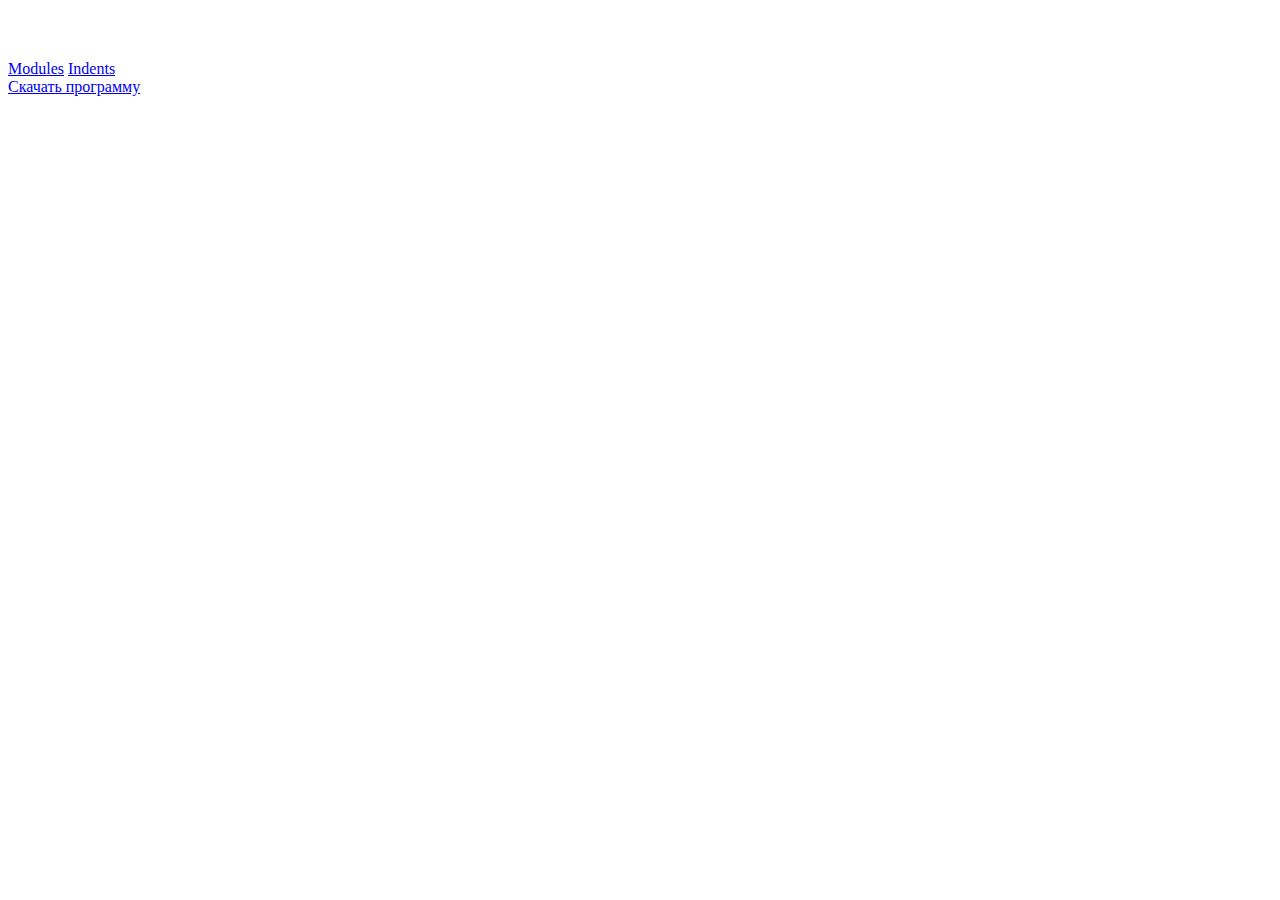
<file: 1/index.html>
<!DOCTYPE html>
<html lang="en">

<head>
  <meta charset="UTF-8">
  <title>Document</title>
</head>

<body>
  <a href="https://skillbox.ru/" target="_blank">
    <img src="./img/logo-light.png">
  </a>

  <div>
    <a href="#">Modules</a>
    <a href="./article.html">Indents</a>
  </div>

  <a href="./2_19_skillbox.docx">Скачать программу</a>
</body>

</html>
</file>
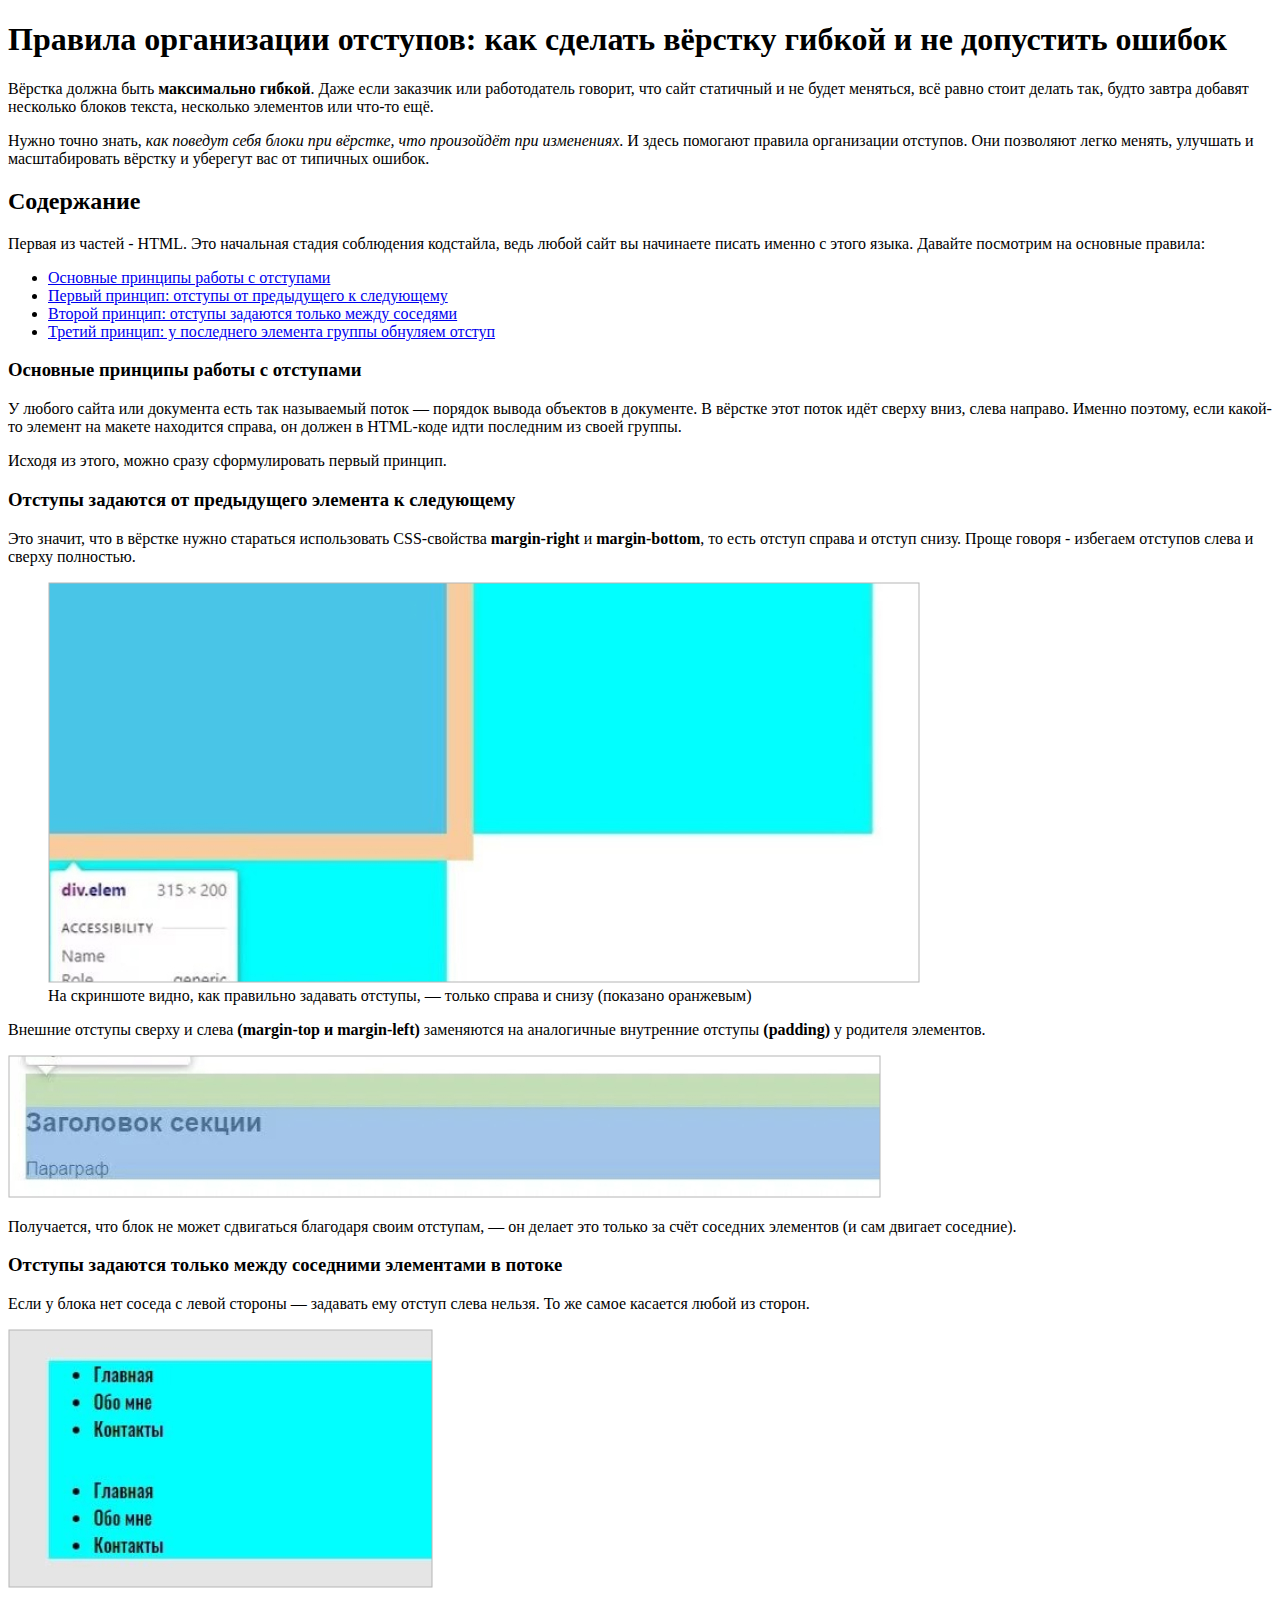
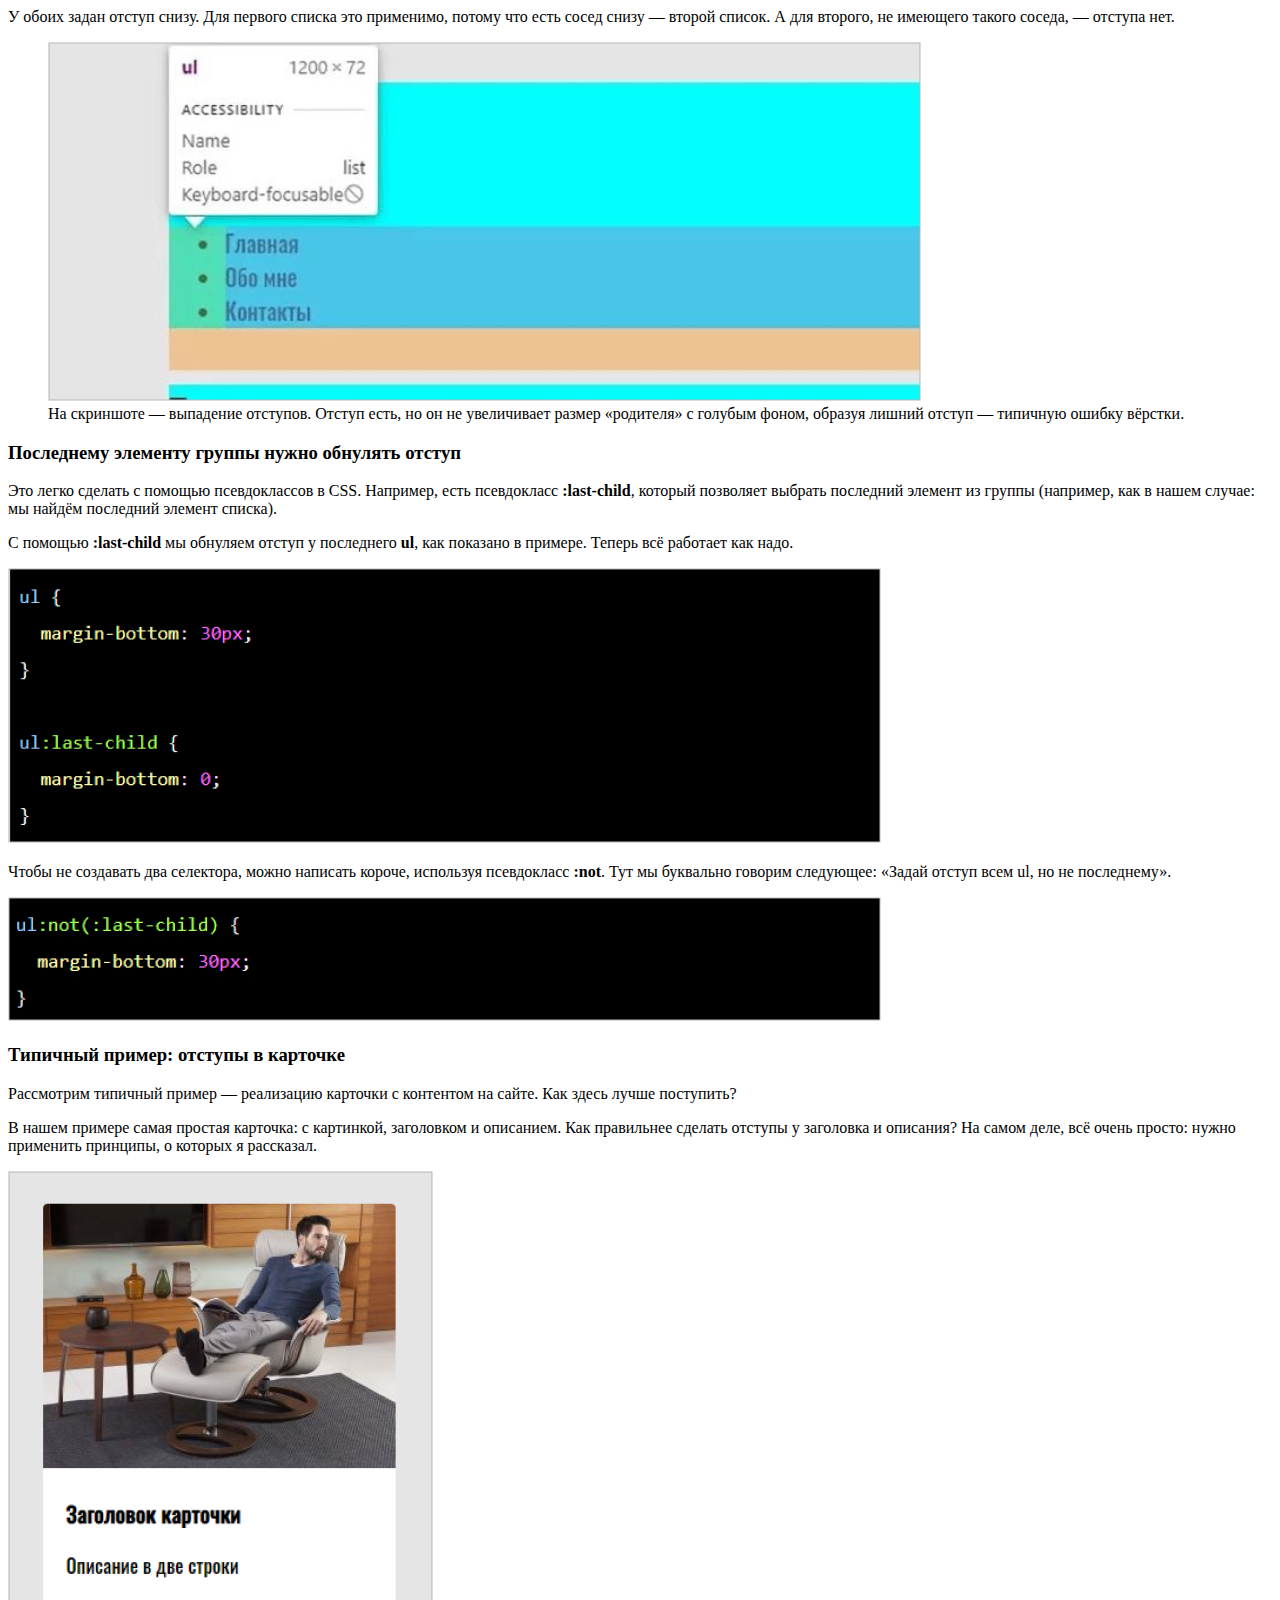
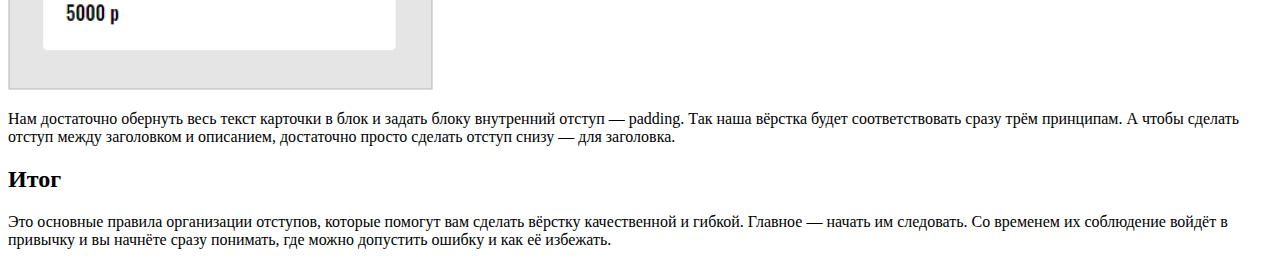
<file: 1/article.html>
<!DOCTYPE html>
<html lang="ru">

<head>
  <meta charset="utf-8">
  <meta http-equiv="X-UA-Compatible" content="IE=Edge">
  <title>Правила организации отступов</title>
</head>

<body>
  <h1>
    <b>Правила организации отступов:</b> как сделать вёрстку гибкой и не допустить ошибок
  </h1>

  <p>
    Вёрстка должна быть <b>максимально гибкой</b>.
    Даже если заказчик или работодатель говорит,
    что сайт статичный и не будет меняться, всё равно стоит делать так,
    будто завтра добавят несколько блоков текста, несколько элементов или что-то ещё.
  </p>

  <p>
    Нужно точно знать, <i>как поведут себя блоки при вёрстке, что произойдёт при изменениях</i>.
    И здесь помогают правила организации отступов.
    Они позволяют легко менять, улучшать и масштабировать вёрстку и уберегут вас от типичных ошибок.
  </p>

  <h2>
    Содержание
  </h2>

  <p>
    Первая из частей - HTML.
    Это начальная стадия соблюдения кодстайла, ведь любой сайт вы начинаете писать именно с этого языка.
    Давайте посмотрим на основные правила:
  </p>
  <ul>
    <li>
      <a href="#p0">Основные принципы работы с отступами </a>
    </li>
    <li>
      <a href="#p1">Первый принцип: отступы от предыдущего к следующему </a>
    </li>
    <li>
      <a href="#p2">Второй принцип: отступы задаются только между соседями</a>
    </li>
    <li>
      <a href="#p3">Третий принцип: у последнего элемента группы обнуляем отступ </a>
    </li>
  </ul>

  <div id="p0">
    <h3>Основные принципы работы с отступами</h3>
    <p>
      У любого сайта или документа есть так называемый поток — порядок вывода объектов в документе. В вёрстке этот поток
      идёт сверху вниз, слева направо. Именно поэтому, если какой-то элемент на макете находится справа, он должен в
      HTML-коде идти последним из своей группы.
    </p>
    <p>
      Исходя из этого, можно сразу сформулировать первый принцип.
    </p>
  </div>

  <div id="p1">
    <h3>
      Отступы задаются от предыдущего элемента к следующему
    </h3>
    <p>
      Это значит, что в вёрстке нужно стараться использовать CSS-свойства <b>margin-right</b> и <b>margin-bottom</b>, то
      есть отступ
      справа и отступ снизу. Проще говоря - избегаем отступов слева и сверху полностью.
    </p>
    <figure>
      <img src="./img/1.jpg" alt="Скриншот 1">
      <figcaption>
        На скриншоте видно, как правильно задавать отступы, — только справа и снизу (показано оранжевым)
      </figcaption>
    </figure>

    <p>
      Внешние отступы сверху и слева <b>(margin-top и margin-left)</b> заменяются на аналогичные внутренние отступы
      <b>(padding)</b> у родителя элементов.
    </p>

    <img src="./img/2.jpg" alt="Скриншот 2">

    <p>
      Получается, что блок не может сдвигаться благодаря своим отступам, — он делает это только за счёт соседних
      элементов
      (и сам двигает соседние).
    </p>
  </div>

  <div id="p2">
    <h3>
      Отступы задаются только между соседними элементами в потоке
    </h3>

    <p>
      Если у блока нет соседа с левой стороны — задавать ему отступ слева нельзя. То же самое касается любой из сторон.
    </p>

    <img src="./img/3.jpg" alt="Скриншот 3">

    <p>
      У обоих задан отступ снизу. Для первого списка это применимо, потому что есть сосед снизу — второй список. А для
      второго, не имеющего такого соседа, — отступа нет.
    </p>

    <figure>
      <img src="./img/4.jpg" alt="Скриншот 4">

      <figcaption>
        На скриншоте — выпадение отступов. Отступ есть, но он не увеличивает размер «родителя» с голубым фоном, образуя
        лишний отступ — типичную ошибку вёрстки.
      </figcaption>
    </figure>
  </div>

  <div id="p3">
    <h3>
      Последнему элементу группы нужно обнулять отступ
    </h3>

    <p>
      Это легко сделать с помощью псевдоклассов в CSS. Например, есть псевдокласс <b>:last-child</b>, который позволяет
      выбрать
      последний элемент из группы (например, как в нашем случае: мы найдём последний элемент списка).
    </p>

    <p>
      С помощью <b>:last-child</b> мы обнуляем отступ у последнего <b>ul</b>, как показано в примере. Теперь всё
      работает
      как надо.
    </p>

    <img src="./img/5.jpg" alt="Скриншот 5">

    <p>
      Чтобы не создавать два селектора, можно написать короче, используя псевдокласс <b>:not</b>. Тут мы буквально
      говорим
      следующее: «Задай отступ всем ul, но не последнему».
    </p>

    <img src="./img/6.jpg" alt="Скриншот 6">
  </div>

  <h3>
    Типичный пример: отступы в карточке
  </h3>

  <p>
    Рассмотрим типичный пример — реализацию карточки с контентом на сайте. Как здесь лучше поступить?
  </p>

  <p>
    В нашем примере самая простая карточка: с картинкой, заголовком и описанием. Как правильнее сделать отступы у
    заголовка и описания? На самом деле, всё очень просто: нужно применить принципы, о которых я рассказал.
  </p>

  <img src="./img/7.jpg" alt="Пример паддинга">

  <p>
    Нам достаточно обернуть весь текст карточки в блок и задать блоку внутренний отступ — padding. Так наша вёрстка
    будет соответствовать сразу трём принципам. А чтобы сделать отступ между заголовком и описанием, достаточно просто
    сделать отступ снизу — для заголовка.
  </p>

  <h2>
    Итог
  </h2>

  <p>
    Это основные правила организации отступов, которые помогут вам сделать вёрстку качественной и гибкой. Главное —
    начать им следовать. Со временем их соблюдение войдёт в привычку и вы начнёте сразу понимать, где можно допустить
    ошибку и как её избежать.
  </p>
</body>

</html>
</file>
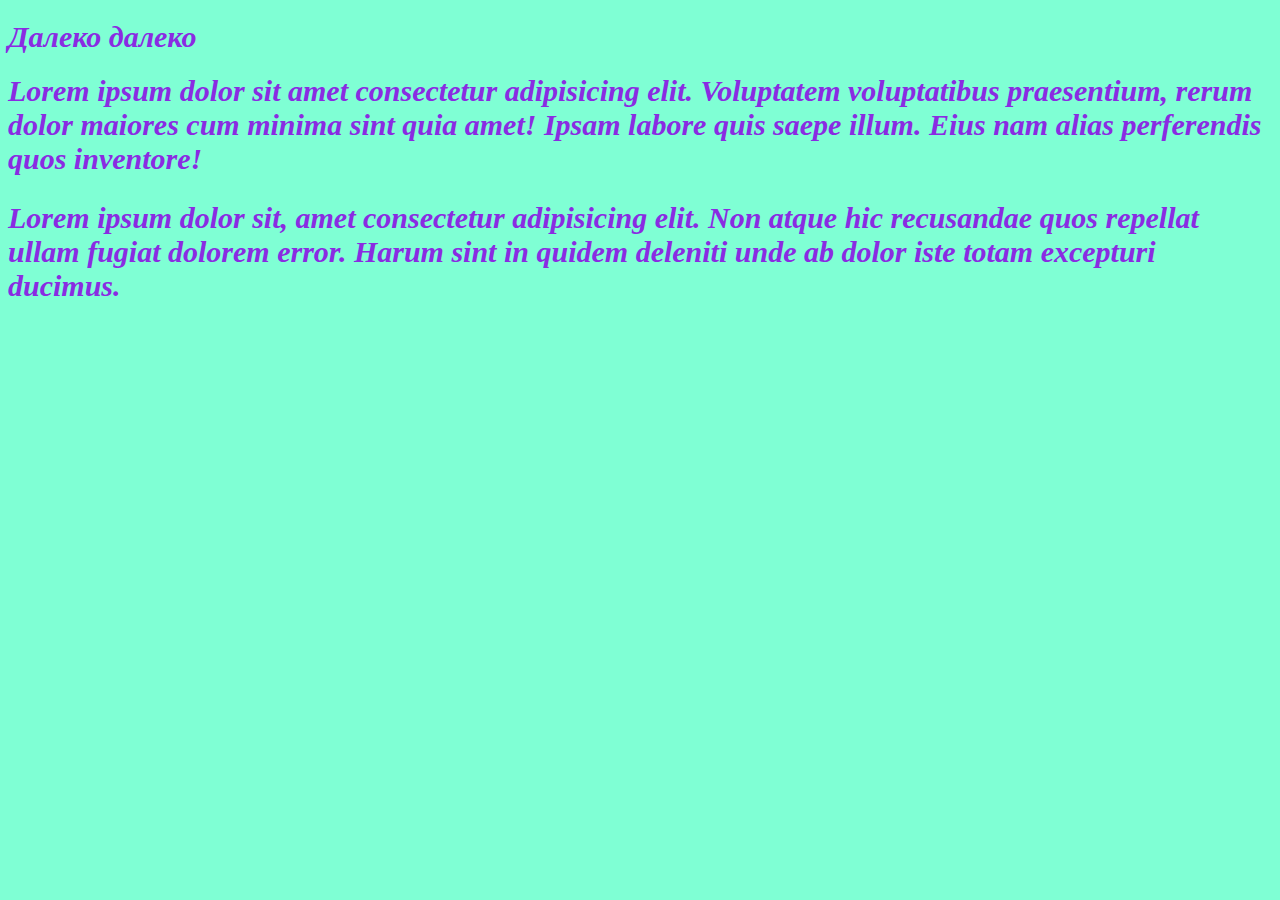
<file: 1/main.html>
<!DOCTYPE html>
<html lang="en">

<head>
  <meta charset="UTF-8">
  <meta name="viewport" content="width=device-width, initial-scale=1.0">
  <title>Document</title>
  <link rel="stylesheet" href="./css/style.css">

</head>

<body>
  <h1 id="heading" class="heading">Далеко далеко</h1>
  <h1 class="heading"> Lorem ipsum dolor sit amet consectetur adipisicing elit. Voluptatem voluptatibus praesentium,
    rerum dolor maiores
    cum minima sint quia amet! Ipsam labore quis saepe illum. Eius nam alias perferendis quos inventore!</h1>
  <h2 class="heading">Lorem ipsum dolor sit, amet consectetur adipisicing elit. Non atque hic recusandae quos repellat
    ullam fugiat
    dolorem error. Harum sint in quidem deleniti unde ab dolor iste totam excepturi ducimus.</h2>

</body>

</html>
</file>
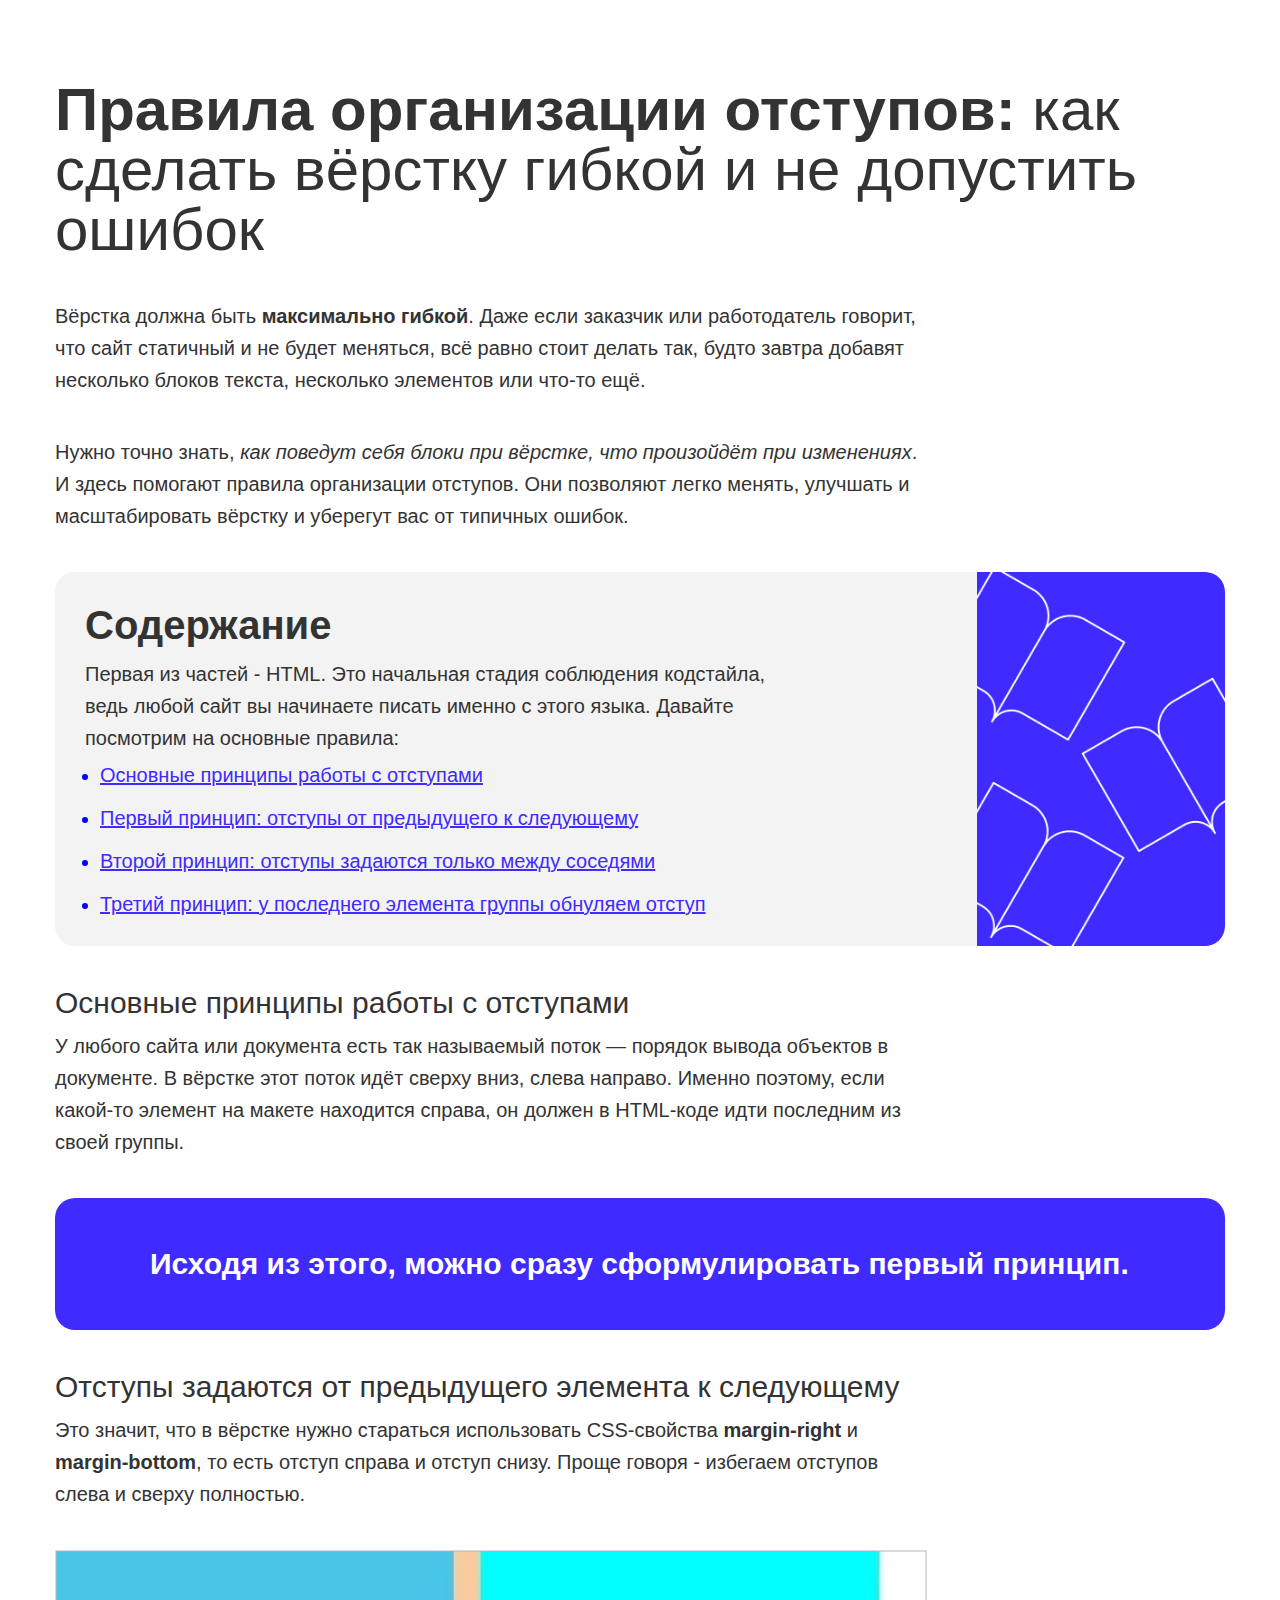
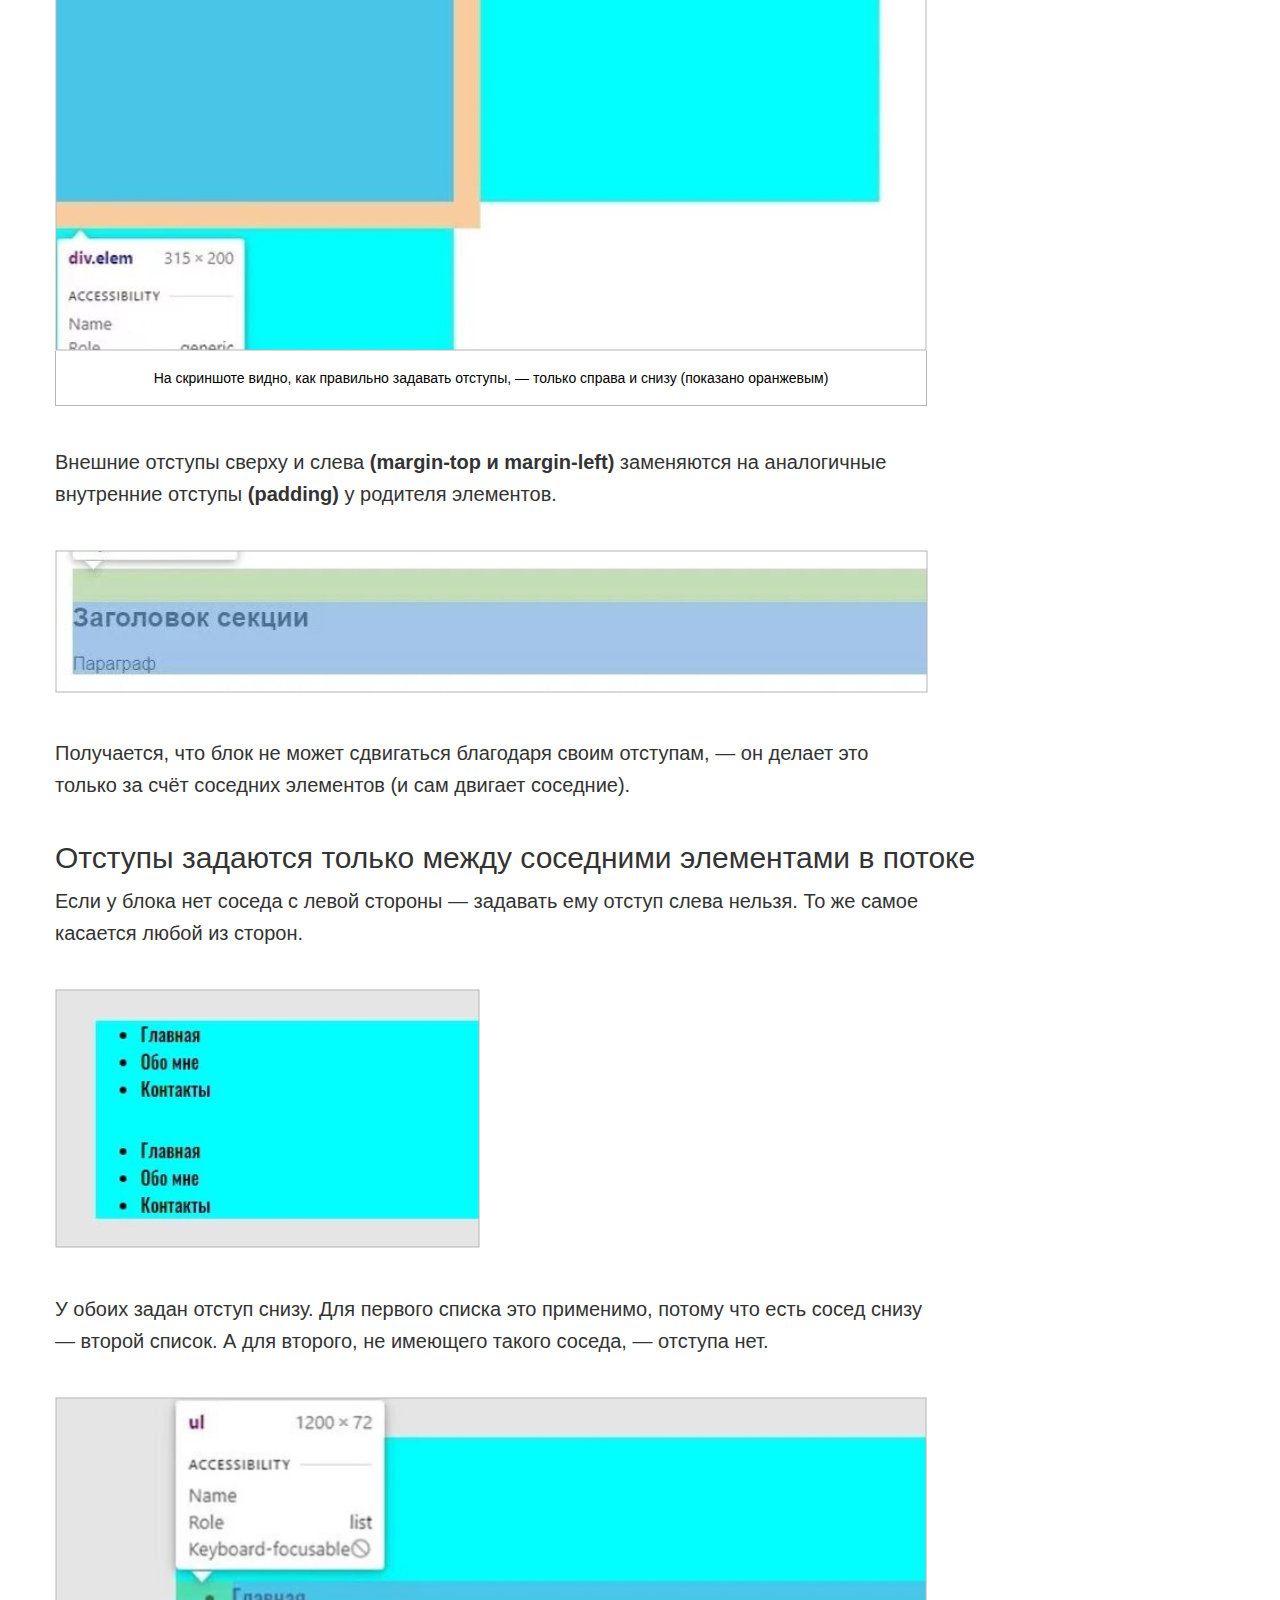
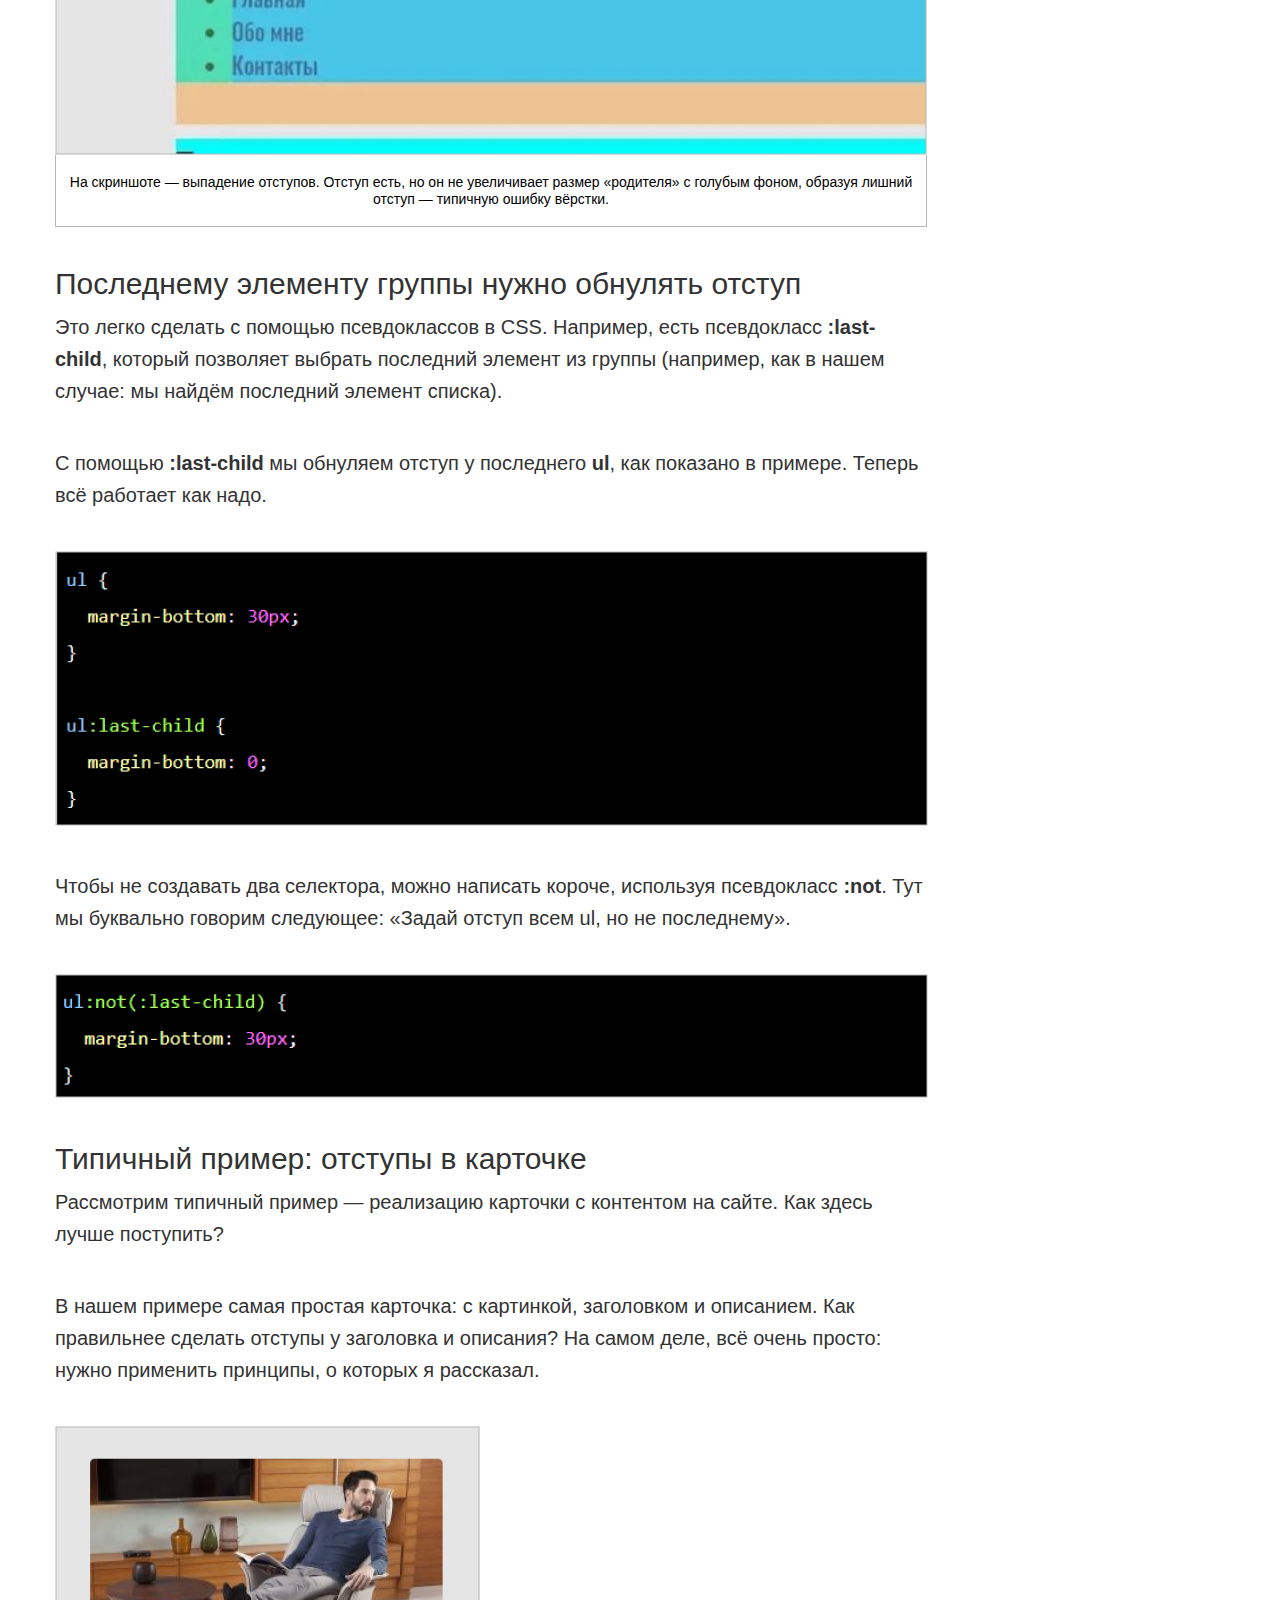
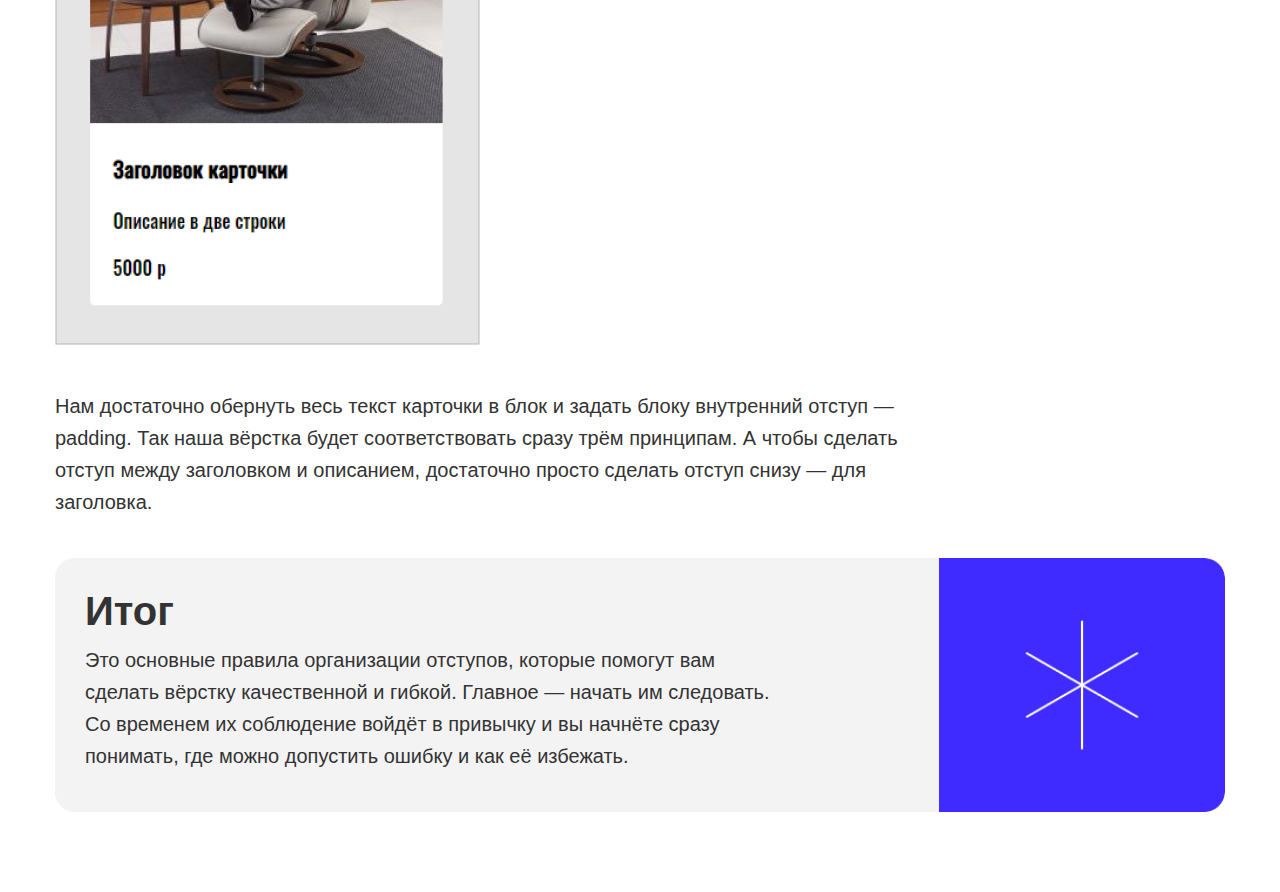
<file: 10/article.html>
<!DOCTYPE html>
<html lang="ru">

<head>
  <meta charset="utf-8">
  <meta http-equiv="X-UA-Compatible" content="IE=Edge">
  <title>Правила организации отступов</title>
  <link rel="stylesheet" href="./css/normalize.css">
  <link rel="stylesheet" href="./css/style.css">
</head>


<body>
  <div class="container">
    <h1 class="main-header">
      <b>Правила организации отступов:</b> как сделать вёрстку гибкой и не допустить ошибок
    </h1>

    <p class="paragraph">
      Вёрстка должна быть <b>максимально гибкой</b>.
      Даже если заказчик или работодатель говорит,
      что сайт статичный и не будет меняться, всё равно стоит делать так,
      будто завтра добавят несколько блоков текста, несколько элементов или что-то ещё.
    </p>

    <p class="paragraph">
      Нужно точно знать, <i>как поведут себя блоки при вёрстке, что произойдёт при изменениях</i>.
      И здесь помогают правила организации отступов.
      Они позволяют легко менять, улучшать и масштабировать вёрстку и уберегут вас от типичных ошибок.
    </p>
    <div class="gray-block pattern-book">
      <h2 class="header header_2">
        Содержание
      </h2>

      <p class="paragraph">
        Первая из частей - HTML.
        Это начальная стадия соблюдения кодстайла, ведь любой сайт вы начинаете писать именно с этого языка.
        Давайте посмотрим на основные правила:
      </p>
      <ul class="list">
        <li class="list-element">
          <a class="content-link" href="#p0">Основные принципы работы с отступами </a>
        </li>
        <li class="list-element">
          <a class="content-link" href="#p1">Первый принцип: отступы от предыдущего к следующему </a>
        </li>
        <li class="list-element">
          <a class="content-link" href="#p2">Второй принцип: отступы задаются только между соседями</a>
        </li>
        <li class="list-element">
          <a class="content-link" href="#p3">Третий принцип: у последнего элемента группы обнуляем отступ </a>
        </li>
      </ul>
    </div>

    <div id="p0">
      <h3 class="header header_3">Основные принципы работы с отступами</h3>
      <p class="paragraph">
        У любого сайта или документа есть так называемый поток — порядок вывода объектов в документе. В вёрстке этот
        поток
        идёт сверху вниз, слева направо. Именно поэтому, если какой-то элемент на макете находится справа, он должен в
        HTML-коде идти последним из своей группы.
      </p>
      <p class="paragraph banner">
        Исходя из этого, можно сразу сформулировать первый принцип.
      </p>
    </div>

    <div id="p1">
      <h3 class="header header_3">
        Отступы задаются от предыдущего элемента к следующему
      </h3>
      <p class="paragraph">
        Это значит, что в вёрстке нужно стараться использовать CSS-свойства <b>margin-right</b> и <b>margin-bottom</b>,
        то
        есть отступ
        справа и отступ снизу. Проще говоря - избегаем отступов слева и сверху полностью.
      </p>
      <figure class="figure">
        <img src="./img/1.jpg" alt="Скриншот 1">
        <figcaption class="caption">
          На скриншоте видно, как правильно задавать отступы, — только справа и снизу (показано оранжевым)
        </figcaption>
      </figure>

      <p class="paragraph">
        Внешние отступы сверху и слева <b>(margin-top и margin-left)</b> заменяются на аналогичные внутренние отступы
        <b>(padding)</b> у родителя элементов.
      </p>

      <img class="image" src="./img/2.jpg" alt="Скриншот 2">

      <p class="paragraph">
        Получается, что блок не может сдвигаться благодаря своим отступам, — он делает это только за счёт соседних
        элементов
        (и сам двигает соседние).
      </p>
    </div>

    <div id="p2">
      <h3 class="header header_3">
        Отступы задаются только между соседними элементами в потоке
      </h3>

      <p class="paragraph">
        Если у блока нет соседа с левой стороны — задавать ему отступ слева нельзя. То же самое касается любой из
        сторон.
      </p>

      <img class="image" src="./img/3.jpg" alt="Скриншот 3">

      <p class="paragraph">
        У обоих задан отступ снизу. Для первого списка это применимо, потому что есть сосед снизу — второй список. А для
        второго, не имеющего такого соседа, — отступа нет.
      </p>

      <figure  class="figure" >
        <img src="./img/4.jpg" alt="Скриншот 4">

        <figcaption class="caption">
          На скриншоте — выпадение отступов. Отступ есть, но он не увеличивает размер «родителя» с голубым фоном,
          образуя
          лишний отступ — типичную ошибку вёрстки.
        </figcaption>
      </figure>
    </div>

    <div id="p3">
      <h3 class="header header_3">
        Последнему элементу группы нужно обнулять отступ
      </h3>

      <p class="paragraph">
        Это легко сделать с помощью псевдоклассов в CSS. Например, есть псевдокласс <b>:last-child</b>, который
        позволяет
        выбрать
        последний элемент из группы (например, как в нашем случае: мы найдём последний элемент списка).
      </p>

      <p class="paragraph">
        С помощью <b>:last-child</b> мы обнуляем отступ у последнего <b>ul</b>, как показано в примере. Теперь всё
        работает
        как надо.
      </p>

      <img class="image" src="./img/5.jpg" alt="Скриншот 5">

      <p class="paragraph">
        Чтобы не создавать два селектора, можно написать короче, используя псевдокласс <b>:not</b>. Тут мы буквально
        говорим
        следующее: «Задай отступ всем ul, но не последнему».
      </p>

      <img class="image" src="./img/6.jpg" alt="Скриншот 6">
    </div>

    <h3 class="header header_3">
      Типичный пример: отступы в карточке
    </h3>

    <p class="paragraph">
      Рассмотрим типичный пример — реализацию карточки с контентом на сайте. Как здесь лучше поступить?
    </p>

    <p class="paragraph">
      В нашем примере самая простая карточка: с картинкой, заголовком и описанием. Как правильнее сделать отступы у
      заголовка и описания? На самом деле, всё очень просто: нужно применить принципы, о которых я рассказал.
    </p>

    <img class="image" src="./img/7.jpg" alt="Пример паддинга">

    <p class="paragraph">
      Нам достаточно обернуть весь текст карточки в блок и задать блоку внутренний отступ — padding. Так наша вёрстка
      будет соответствовать сразу трём принципам. А чтобы сделать отступ между заголовком и описанием, достаточно просто
      сделать отступ снизу — для заголовка.
    </p>

    <div class="gray-block pattern-star">
      <h2 class="header header_2">
        Итог
      </h2>

      <p class="paragraph">
        Это основные правила организации отступов, которые помогут вам сделать вёрстку качественной и гибкой. Главное —
        начать им следовать. Со временем их соблюдение войдёт в привычку и вы начнёте сразу понимать, где можно
        допустить
        ошибку и как её избежать.
      </p>
    </div>
  </div>
</body>

</html>
</file>
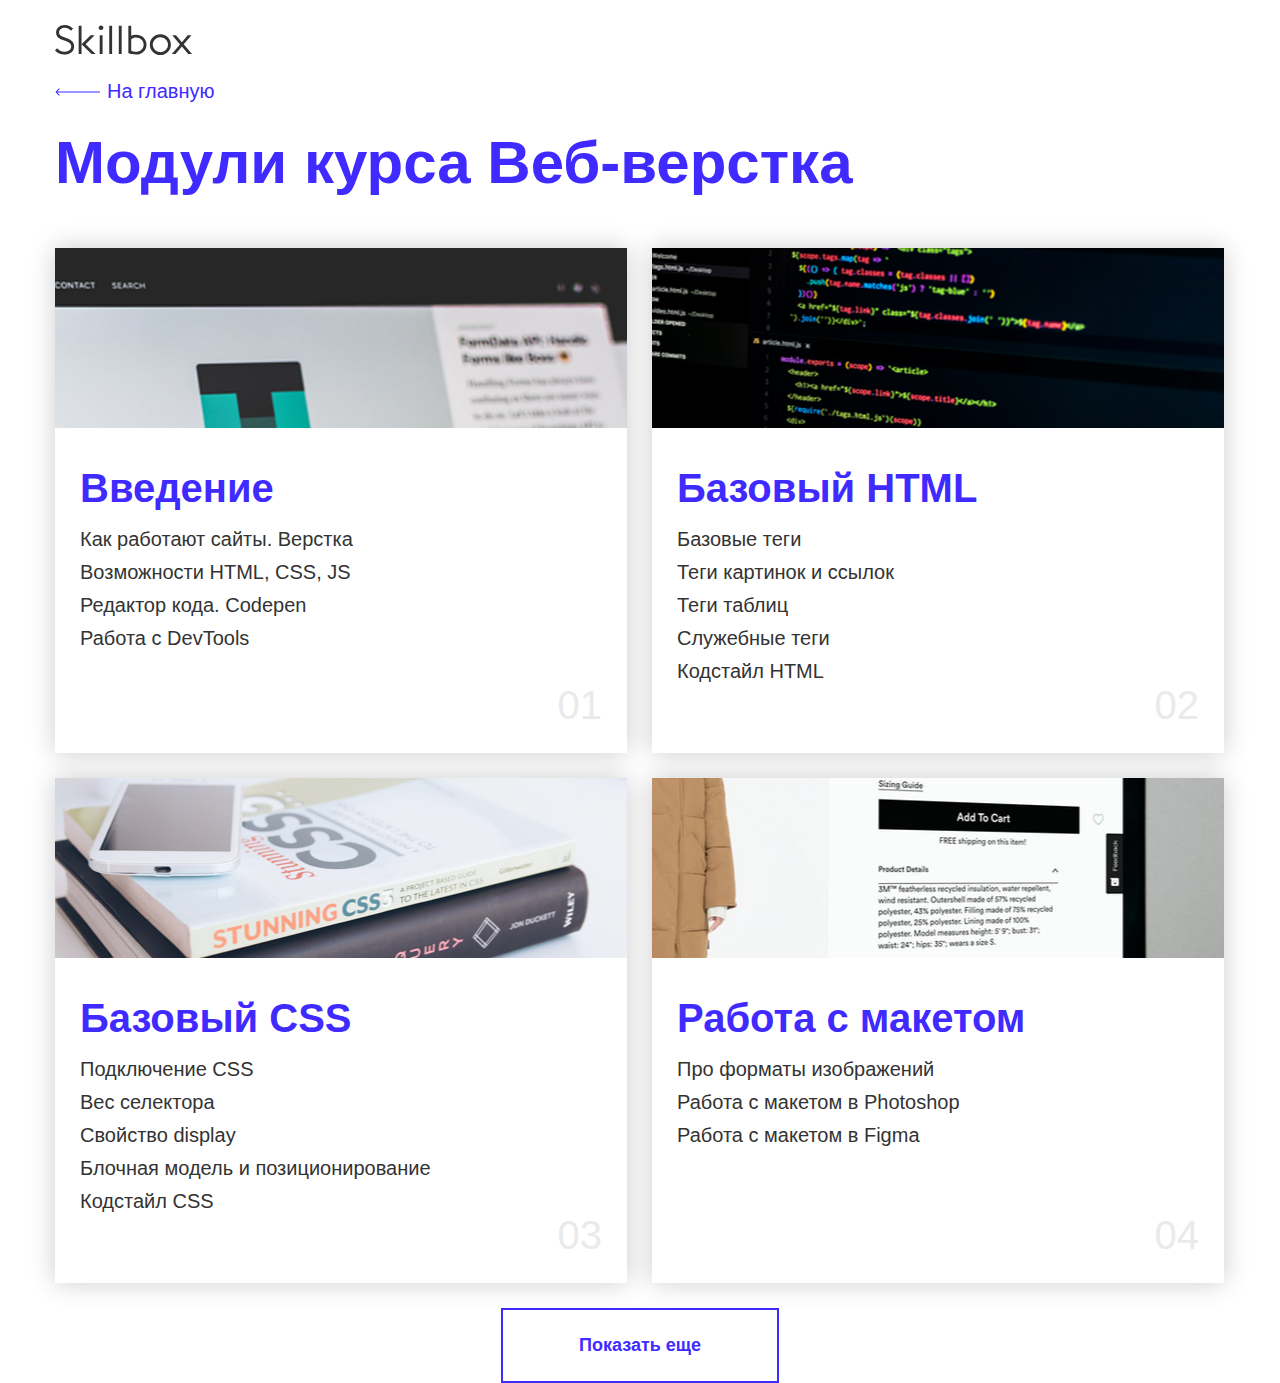
<file: 10/modules.html>
<!DOCTYPE html>
<html lang="ru">

<head>
  <meta charset="UTF-8">
  <title>Modules</title>
  <link rel="stylesheet" href="./css/normalize.css">
  <link rel="stylesheet" href="./css/style.css">
</head>

<body>
  <div class="site-container">
    <div class="site-header">
      <img class="page-logo" src="./img/logo-dark.svg" alt="logo-dark">
      <a class="go-main" href="./index.html">
        <div class="go-main-text">
          На главную
        </div>
      </a>
    </div>
    <h1 class="modules-header modules-header-1">
      Модули курса Веб-верстка
    </h1>

    <div class="module-card background-intro">
      <div class="module-card-number">01</div>
      <div class="module-card-content">
        <h2 class="modules-header modules-header-2">Введение</h2>
        <ul class="module-card-content-ul">
          <li>
            Как работают сайты. Верстка
          </li>
          <li>
            Возможности HTML, CSS, JS
          </li>
          <li>
            Редактор кода. Codepen
          </li>
          <li>
            Работа с DevTools
          </li>
        </ul>
      </div>
    </div>

    <div class="module-card background-html">
      <div class="module-card-number">02</div>
      <div class="module-card-content">
        <h2 class="modules-header modules-header-2">Базовый HTML</h2>
        <ul class="module-card-content-ul">
          <li>
            Базовые теги
          </li>
          <li>
            Теги картинок и ссылок
          </li>
          <li>
            Теги таблиц
          </li>
          <li>
            Служебные теги
          </li>
          <li>
            Кодстайл HTML
          </li>
        </ul>
      </div>
    </div>

    <div class="module-card background-css">
      <div class="module-card-number">03</div>
      <div class="module-card-content">
        <h2 class="modules-header modules-header-2">Базовый CSS</h2>
        <ul class="module-card-content-ul">
          <li>
            Подключение CSS
          </li>
          <li>
            Вес селектора
          </li>
          <li>
            Свойство display
          </li>
          <li>
            Блочная модель и позиционирование
          </li>
          <li>
            Кодстайл CSS
          </li>
        </ul>
      </div>
    </div>

    <div class="module-card background-layout">
      <div class="module-card-number">04</div>
      <div class="module-card-content">
        <h2 class="modules-header modules-header-2">Работа с макетом</h2>
        <ul class="module-card-content-ul">
          <li>
            Про форматы изображений
          </li>
          <li>
            Работа с макетом в Photoshop
          </li>
          <li>
            Работа с макетом в Figma
          </li>
        </ul>
      </div>
    </div>
    <div class="show-more-button">Показать еще</div>
  </div>
</body>

</html>
</file>
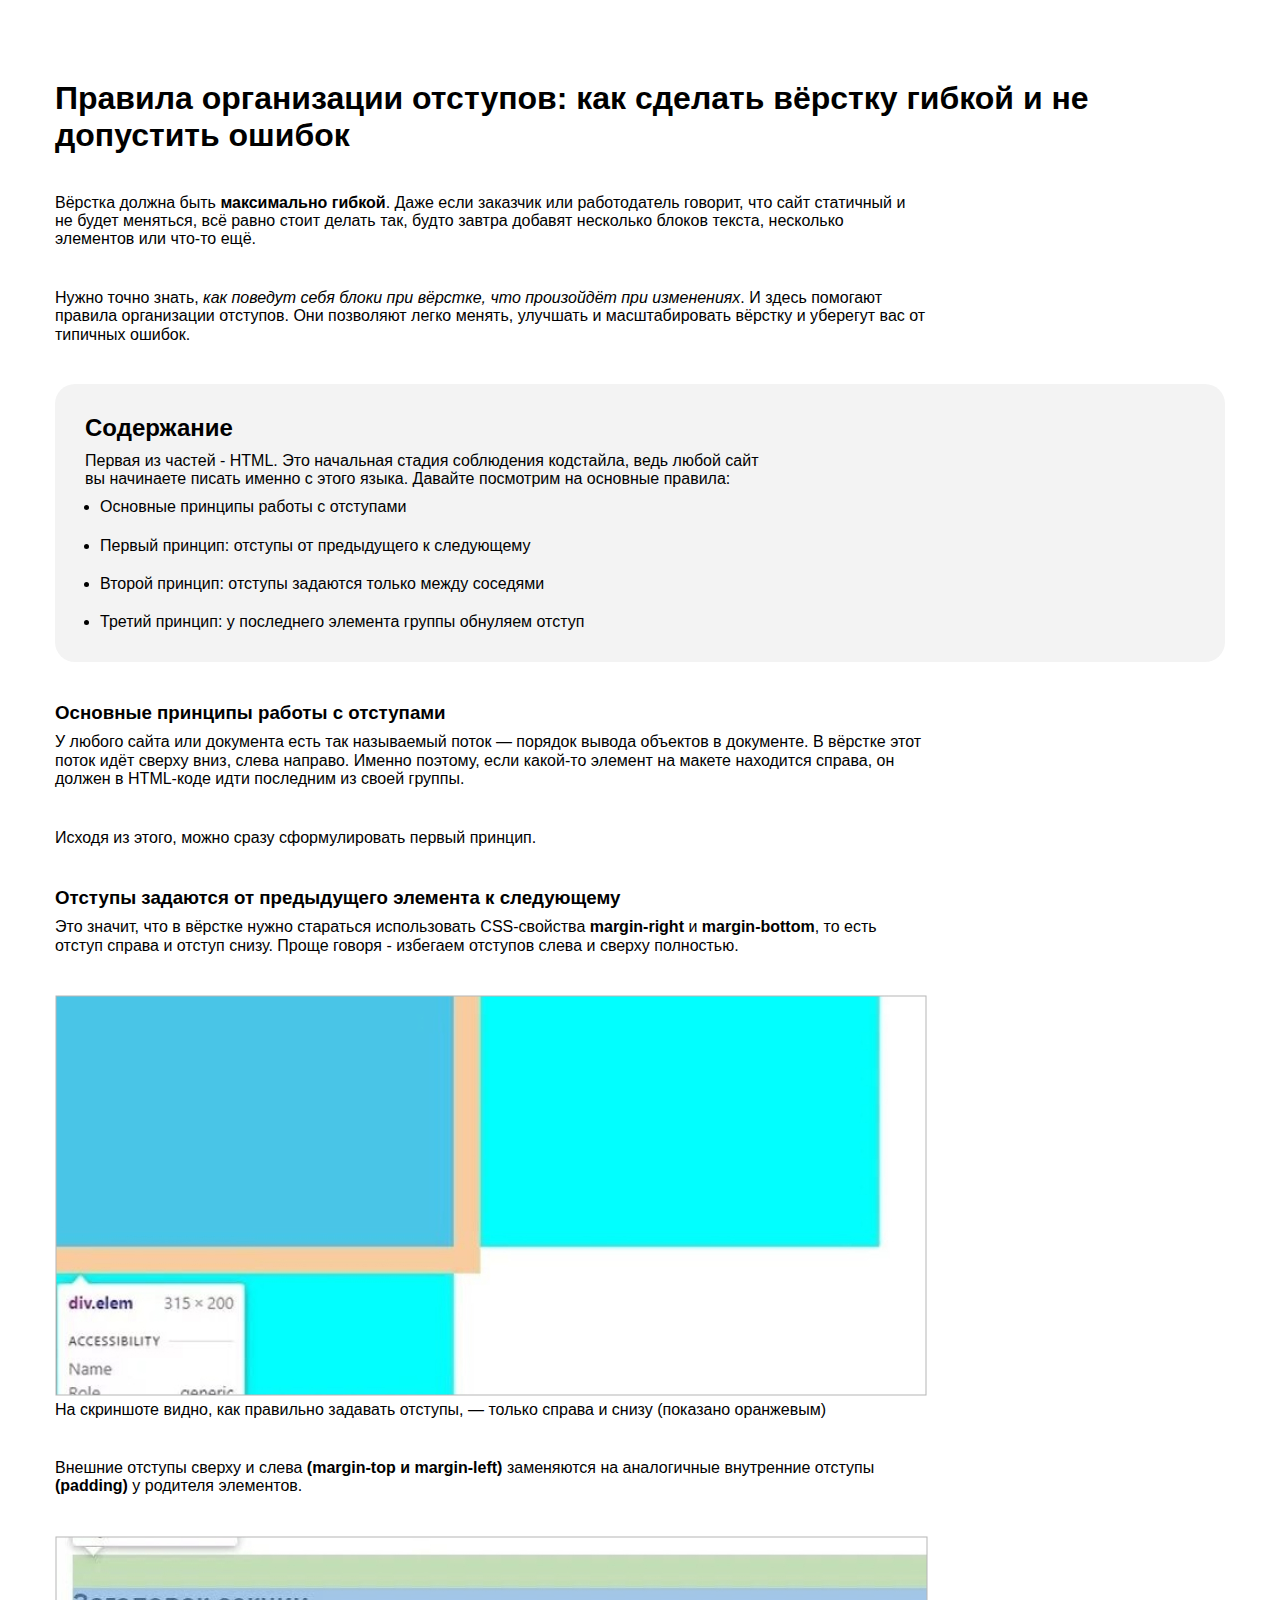
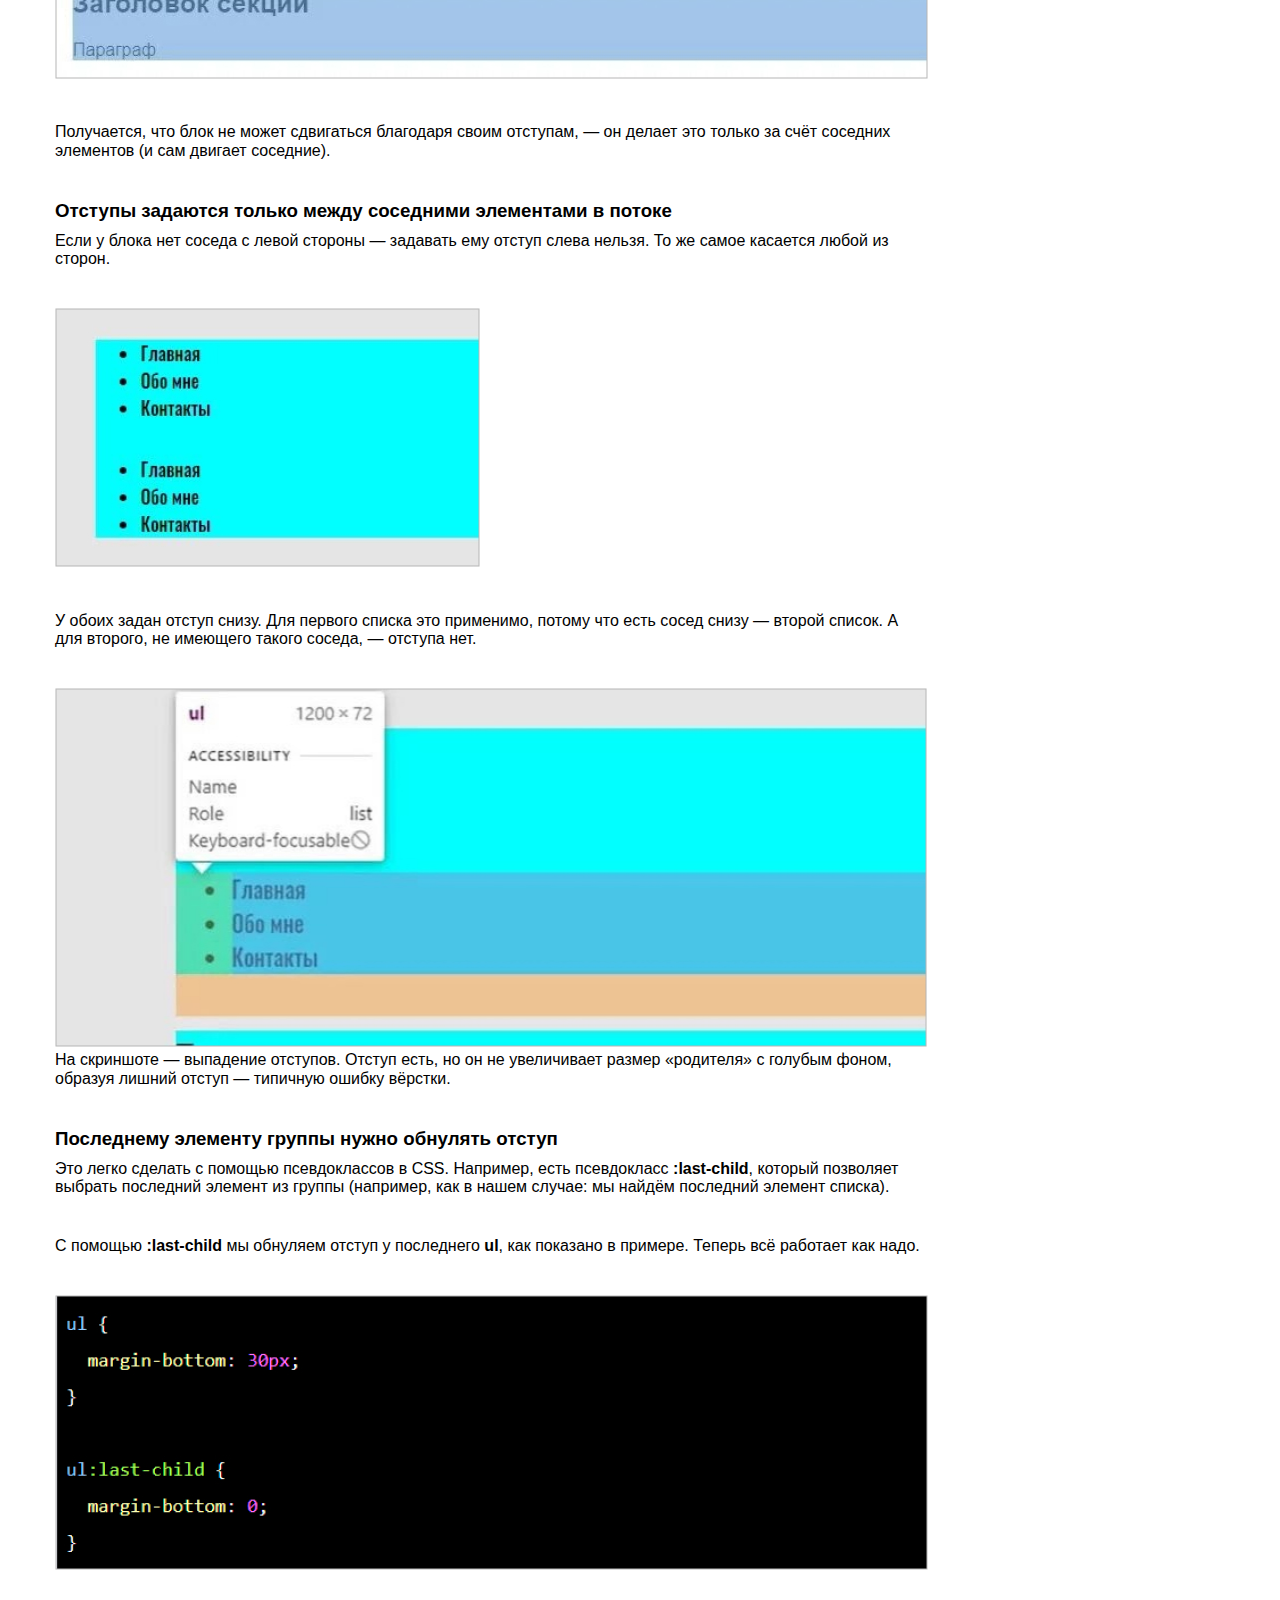
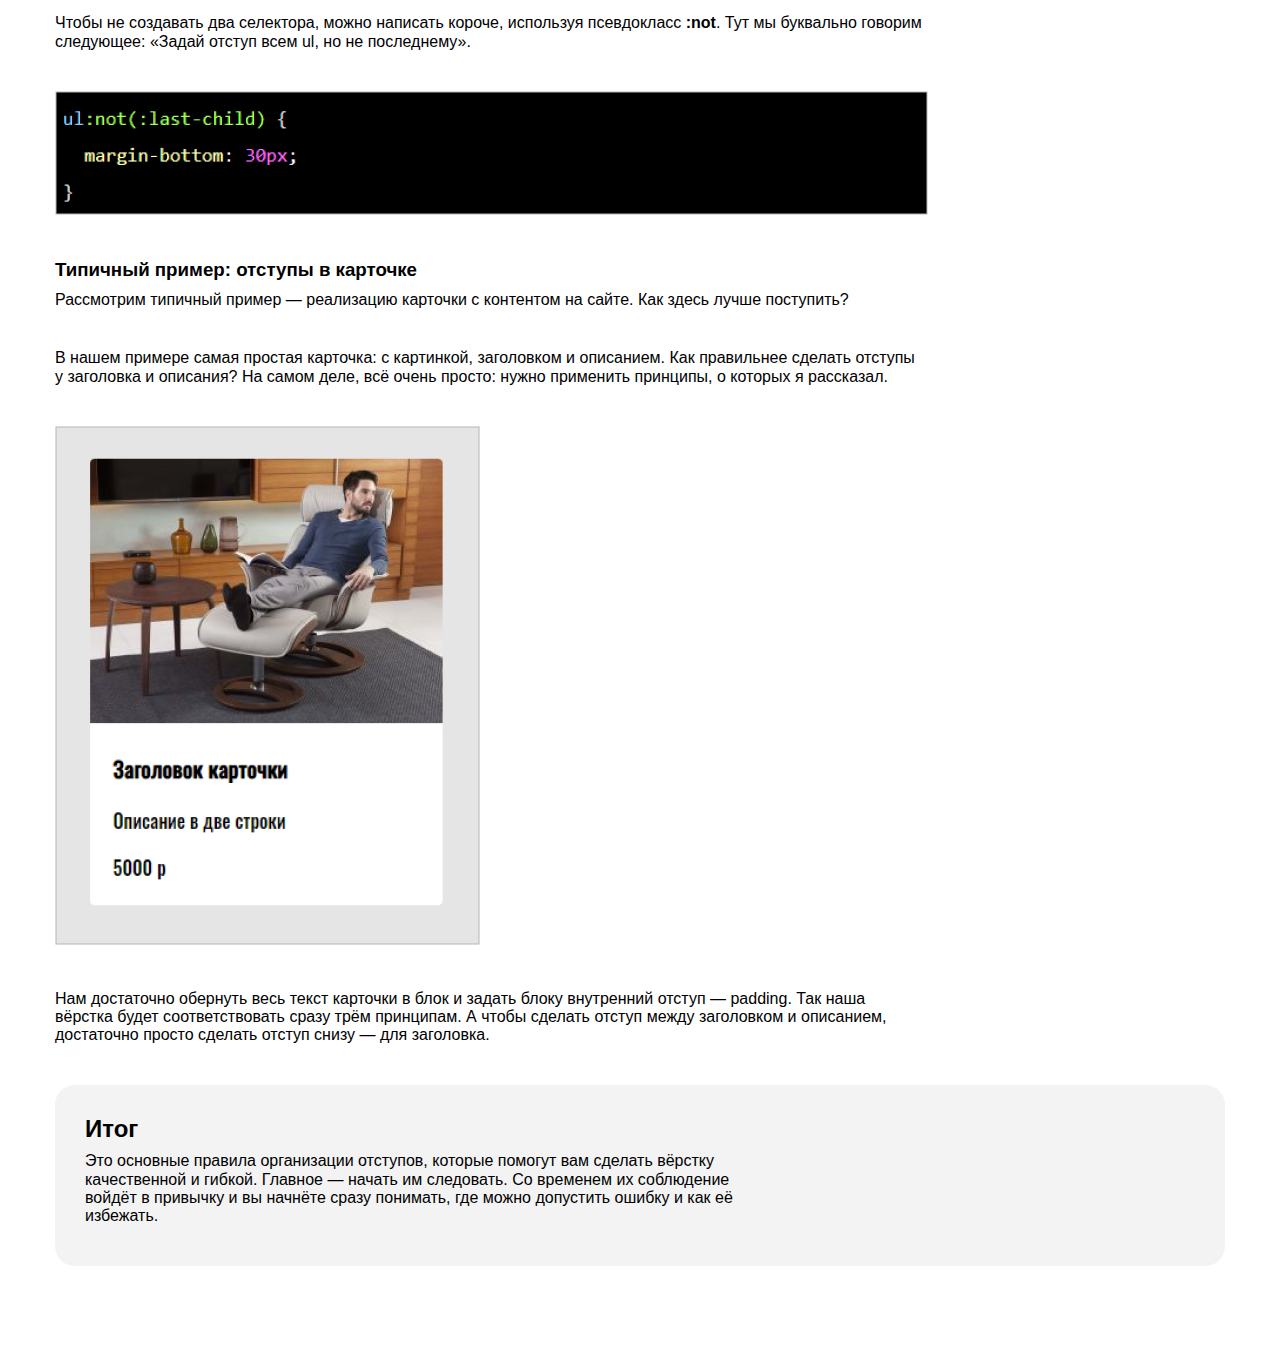
<file: 3/article.html>
<!DOCTYPE html>
<html lang="ru">

<head>
  <meta charset="utf-8">
  <meta http-equiv="X-UA-Compatible" content="IE=Edge">
  <title>Правила организации отступов</title>
  <link rel="stylesheet" href="./css/normalize.css">
  <link rel="stylesheet" href="./css/style.css">
</head>


<body>
  <div class="container">
    <h1 class="main-header">
      <b>Правила организации отступов:</b> как сделать вёрстку гибкой и не допустить ошибок
    </h1>

    <p class="paragraph">
      Вёрстка должна быть <b>максимально гибкой</b>.
      Даже если заказчик или работодатель говорит,
      что сайт статичный и не будет меняться, всё равно стоит делать так,
      будто завтра добавят несколько блоков текста, несколько элементов или что-то ещё.
    </p>

    <p class="paragraph">
      Нужно точно знать, <i>как поведут себя блоки при вёрстке, что произойдёт при изменениях</i>.
      И здесь помогают правила организации отступов.
      Они позволяют легко менять, улучшать и масштабировать вёрстку и уберегут вас от типичных ошибок.
    </p>
    <div class="gray-block">
      <h2 class="header">
        Содержание
      </h2>

      <p class="paragraph">
        Первая из частей - HTML.
        Это начальная стадия соблюдения кодстайла, ведь любой сайт вы начинаете писать именно с этого языка.
        Давайте посмотрим на основные правила:
      </p>
      <ul class="list">
        <li class="list-element">
          <a href="#p0">Основные принципы работы с отступами </a>
        </li>
        <li class="list-element">
          <a href="#p1">Первый принцип: отступы от предыдущего к следующему </a>
        </li>
        <li class="list-element">
          <a href="#p2">Второй принцип: отступы задаются только между соседями</a>
        </li>
        <li class="list-element">
          <a href="#p3">Третий принцип: у последнего элемента группы обнуляем отступ </a>
        </li>
      </ul>
    </div>

    <div id="p0">
      <h3 class="header">Основные принципы работы с отступами</h3>
      <p class="paragraph">
        У любого сайта или документа есть так называемый поток — порядок вывода объектов в документе. В вёрстке этот
        поток
        идёт сверху вниз, слева направо. Именно поэтому, если какой-то элемент на макете находится справа, он должен в
        HTML-коде идти последним из своей группы.
      </p>
      <p class="paragraph">
        Исходя из этого, можно сразу сформулировать первый принцип.
      </p>
    </div>

    <div id="p1">
      <h3 class="header">
        Отступы задаются от предыдущего элемента к следующему
      </h3>
      <p class="paragraph">
        Это значит, что в вёрстке нужно стараться использовать CSS-свойства <b>margin-right</b> и <b>margin-bottom</b>,
        то
        есть отступ
        справа и отступ снизу. Проще говоря - избегаем отступов слева и сверху полностью.
      </p>
      <figure class="figure">
        <img src="./img/1.jpg" alt="Скриншот 1">
        <figcaption>
          На скриншоте видно, как правильно задавать отступы, — только справа и снизу (показано оранжевым)
        </figcaption>
      </figure>

      <p class="paragraph">
        Внешние отступы сверху и слева <b>(margin-top и margin-left)</b> заменяются на аналогичные внутренние отступы
        <b>(padding)</b> у родителя элементов.
      </p>

      <img class="image" src="./img/2.jpg" alt="Скриншот 2">

      <p class="paragraph">
        Получается, что блок не может сдвигаться благодаря своим отступам, — он делает это только за счёт соседних
        элементов
        (и сам двигает соседние).
      </p>
    </div>

    <div id="p2">
      <h3 class="header">
        Отступы задаются только между соседними элементами в потоке
      </h3>

      <p class="paragraph">
        Если у блока нет соседа с левой стороны — задавать ему отступ слева нельзя. То же самое касается любой из
        сторон.
      </p>

      <img class="image" src="./img/3.jpg" alt="Скриншот 3">

      <p class="paragraph">
        У обоих задан отступ снизу. Для первого списка это применимо, потому что есть сосед снизу — второй список. А для
        второго, не имеющего такого соседа, — отступа нет.
      </p>

      <figure class="figure">
        <img src="./img/4.jpg" alt="Скриншот 4">

        <figcaption>
          На скриншоте — выпадение отступов. Отступ есть, но он не увеличивает размер «родителя» с голубым фоном,
          образуя
          лишний отступ — типичную ошибку вёрстки.
        </figcaption>
      </figure>
    </div>

    <div id="p3">
      <h3 class="header">
        Последнему элементу группы нужно обнулять отступ
      </h3>

      <p class="paragraph">
        Это легко сделать с помощью псевдоклассов в CSS. Например, есть псевдокласс <b>:last-child</b>, который
        позволяет
        выбрать
        последний элемент из группы (например, как в нашем случае: мы найдём последний элемент списка).
      </p>

      <p class="paragraph">
        С помощью <b>:last-child</b> мы обнуляем отступ у последнего <b>ul</b>, как показано в примере. Теперь всё
        работает
        как надо.
      </p>

      <img class="image" src="./img/5.jpg" alt="Скриншот 5">

      <p class="paragraph">
        Чтобы не создавать два селектора, можно написать короче, используя псевдокласс <b>:not</b>. Тут мы буквально
        говорим
        следующее: «Задай отступ всем ul, но не последнему».
      </p>

      <img class="image" src="./img/6.jpg" alt="Скриншот 6">
    </div>

    <h3 class="header">
      Типичный пример: отступы в карточке
    </h3>

    <p class="paragraph">
      Рассмотрим типичный пример — реализацию карточки с контентом на сайте. Как здесь лучше поступить?
    </p>

    <p class="paragraph">
      В нашем примере самая простая карточка: с картинкой, заголовком и описанием. Как правильнее сделать отступы у
      заголовка и описания? На самом деле, всё очень просто: нужно применить принципы, о которых я рассказал.
    </p>

    <img class="image" src="./img/7.jpg" alt="Пример паддинга">

    <p class="paragraph">
      Нам достаточно обернуть весь текст карточки в блок и задать блоку внутренний отступ — padding. Так наша вёрстка
      будет соответствовать сразу трём принципам. А чтобы сделать отступ между заголовком и описанием, достаточно просто
      сделать отступ снизу — для заголовка.
    </p>

    <div class="gray-block">
      <h2 class="header">
        Итог
      </h2>

      <p class="paragraph">
        Это основные правила организации отступов, которые помогут вам сделать вёрстку качественной и гибкой. Главное —
        начать им следовать. Со временем их соблюдение войдёт в привычку и вы начнёте сразу понимать, где можно
        допустить
        ошибку и как её избежать.
      </p>
    </div>
  </div>
</body>

</html>
</file>
<file: 1/css/style.css>
body {
  background-color: aquamarine;
  color: blueviolet;
  font-size: 30px;
}

.heading {
  font-size: 30px;
  font-style: italic;
}

#element {
  color: red;
}
</file>
<file: 10/css/style.css>
html {
  box-sizing: border-box;
}

*,
*::before,
*::after {
  box-sizing: inherit;
}

a {
  color: inherit;
  text-decoration: none;
}

img {
  max-width: 100%;
}

body {
  font-family: Arial, Verdana, sans-serif;
}

.content-link {
  text-decoration: underline solid #3f2aff;
  font-size: 20px;
  color: #3f2aff;
}

.main-content {
  display: flex;
  flex-direction: column;
  align-items: center;
  justify-content: center;
  min-height: 100vh;
  color: #fff;
  background-color: #070217;
}

.logo {
  margin-bottom: 50px;
}

.main-menu {
  margin-bottom: 50px;
}

.main-menu-element {
  display: inline-block;
  padding: 24px 49px;
  margin-right: 25px;
  font-size: 18px;
  font-weight: 700;
  font: 18px;
  background-color: #3f2aff;
}

.dowload-link {
  font-size: 18px;
  font-weight: 700;
  color: #3f2aff;
  background-image: url('../img/download.png');
  background-position: left center;
  background-repeat: no-repeat;
  background-size: 20px 20px;
  padding-left: 25px;
}

.main-menu-element:last-child {
  margin-right: 0px;
}

.container * {
  box-sizing: border-box;
  padding: 0;
  margin: 0;
}

.container {
  margin: 0 auto;
  padding: 80px 0;
  width: 1170px;
}


.gray-block {
  border-radius: 20px;
  padding: 30px;
  background-color: #f3f3f3;
  margin-bottom: 40px;
  background-repeat: no-repeat;
  background-position: right center;
  background-size: contain;
}

.paragraph {
  width: 872px;
  margin-bottom: 40px;
  font-weight: 400;
  font-size: 20px;
  line-height: 32px;
  color: #333;
}

.gray-block .paragraph {
  width: 692px;
  margin-bottom: 10px;
}


.gray-block:last-child {
  margin-bottom: 0;
}

.main-header {
  margin-bottom: 40px;
  font-weight: 400;
  font-size: 60px;
  color: #333;
  line-height: 60px;
}

.header {
  margin-bottom: 10px;
  color: #333;
}

.header_2 {
  line-height: 46px;
  font-size: 40px;
}

.header_3 {
  font-weight: 400;
  font-size: 30px;
  line-height: 34px;
}

.list {
  padding-left: 15px;
}

.list-element {
  margin-bottom: 20px;
}

.list-element:last-child {
  margin-bottom: 0px;
}

.figure {
  width: 872px;
  margin-bottom: 40px;
  display: inline-block;
  font-size: 0;
}

.figure .caption {
  border: 1px solid #b6b6b6;
  border-top: 0px;
  padding: 19px 0px;
  font-weight: 400;
  font-size: 14px;
  text-align: center;
}

.image {
  margin-bottom: 40px;
}

.pattern-book {
  background-image: url('./../img/decorate-1.png')
}

.pattern-star {
  background-image: url('./../img/decorate-2.png')
}

.banner {
  border-radius: 20px;
  padding: 50px 95px;
  width: 100%;
  font-weight: 700;
  font-size: 30px;
  color: white;
  background-color: #3f2aff;
}

::marker {
  color: blue;
  font-size: 1.2em;
}

.site-container {
  max-width: 1170px;
  margin: 0 auto;
  margin-top: 25px;
  position: relative;
  font-size: 0;
}

.site-header {
  width: 100%;
  margin-bottom: 25px;
}

.go-main {
  display: inline-block;
  color: #3F2AFF;
  font-family: Arial;
  font-size: 20px;
  font-style: normal;
  font-weight: 400;
  line-height: normal;
  background-image: url("../img/back-arrow.svg");
  background-repeat: no-repeat;
  background-position: center left;
  background-size: 45px;
}

.go-main-text {
  position: relative;
  left: 52px;
}

.page-logo {
  margin: 25px 0;
  display: block;
}

.modules-header {
  margin: 0;
  color: #3F2AFF;
  font-family: Arial;
  font-weight: 700;
  line-height: 70px;
  letter-spacing: 0em;
  text-align: left;
}

.modules-header-1 {
  font-size: 60px;
  margin-bottom: 50px;
}

.modules-header-2 {
  font-size: 40px;
  margin: 0px;
}

.module-card {
  /* outline: auto; */
  width: 572px;
  height: 505px;
  position: relative;
  display: inline-block;
  margin-bottom: 25px;
  margin-right: 25px;
  box-shadow: 0px 0px 25px 0px rgba(0, 0, 0, 0.2);
  overflow: hidden;
  background-repeat: no-repeat;
  background-position: top center;
  background-size: 572px 180px;
}

.background-intro {
  background-image: url("../img/intro.jpg");
}

.background-html {
  background-image: url("../img/basic-html.jpg");
}

.background-css {
  background-image: url("../img/basic-css.jpg");
}

.background-layout {
  background-image: url("../img/layout.jpg");
}

.module-card:nth-child(2n) {
  margin-right: 0px;
}

.module-card-number {
  color: #EAEAEA;
  font-family: Arial;
  font-size: 40px;
  font-style: normal;
  font-weight: 400;
  line-height: normal;
  position: absolute;
  right: 25px;
  bottom: 25px;
}

.module-card-content {
  position: relative;
  top: 180px;
  padding: 25px 25px;
  width: 100%;
}

.module-card-header-image {
  width: 100%;
  height: 180px;
  font-size: 0px;
}

.module-card-content-ul {
  padding: 0px;
  color: #333;
  font-family: Arial;
  font-size: 20px;
  font-style: normal;
  font-weight: 400;
  line-height: 165%;
  margin: 0px;
}

.module-card-content ::marker {
  font-size: 0px;
}

.show-more-button {
  width: fit-content;
  margin: 0 auto;
  padding: 25px 76px;
  border: 2px solid #3F2AFF;
  color: #3F2AFF;
  text-align: center;
  font-family: Arial;
  font-size: 18px;
  font-style: normal;
  font-weight: 700;
  line-height: normal;
}
</file>
<file: 3/css/style.css>
html {
  box-sizing: border-box;
}

*,
*::before,
*::after {
  box-sizing: inherit;
}

a {
  color: inherit;
  text-decoration: none;
}

img {
  max-width: 100%;
}

body {
  font-family: 'font', sans-serif;
}

.main-content {
  display: flex;
  flex-direction: column;
  align-items: center;
  justify-content: center;
  min-height: 100vh;
  color: #fff;
  background-color: #070217;
}

.logo {
  margin-bottom: 50px;
}

.main-menu {
  margin-bottom: 50px;
}

.main-menu-element {
  display: inline-block;
  padding: 24px 49px;
  margin-right: 25px;
}

.main-menu-element:last-child {
  margin-right: 0px;
}

.container * {
    box-sizing: border-box;
    padding: 0;
    margin: 0;
}

.container {
  margin: 0 auto;
  padding: 80px 0;
  width: 1170px;
}


.gray-block {
  border-radius: 20px;
  padding: 30px;
  background-color: #f3f3f3;
  margin-bottom: 40px;
}

.paragraph {
  width: 872px;
  margin-bottom: 40px;
}

.gray-block .paragraph {
  width: 692px;
  margin-bottom: 10px;
}


.gray-block:last-child {
  margin-bottom: 0;
}

.main-header {
  margin-bottom: 40px;
}

.header {
  margin-bottom: 10px;
}

.list {
  padding-left: 15px;
}

.list-element {
  margin-bottom: 20px;
}

.list-element:last-child {
  margin-bottom: 0px;
}

.figure {
  width: 872px;
  margin-bottom: 40px;
  display: inline-block;
}

.image {
  margin-bottom: 40px;
}
</file>
